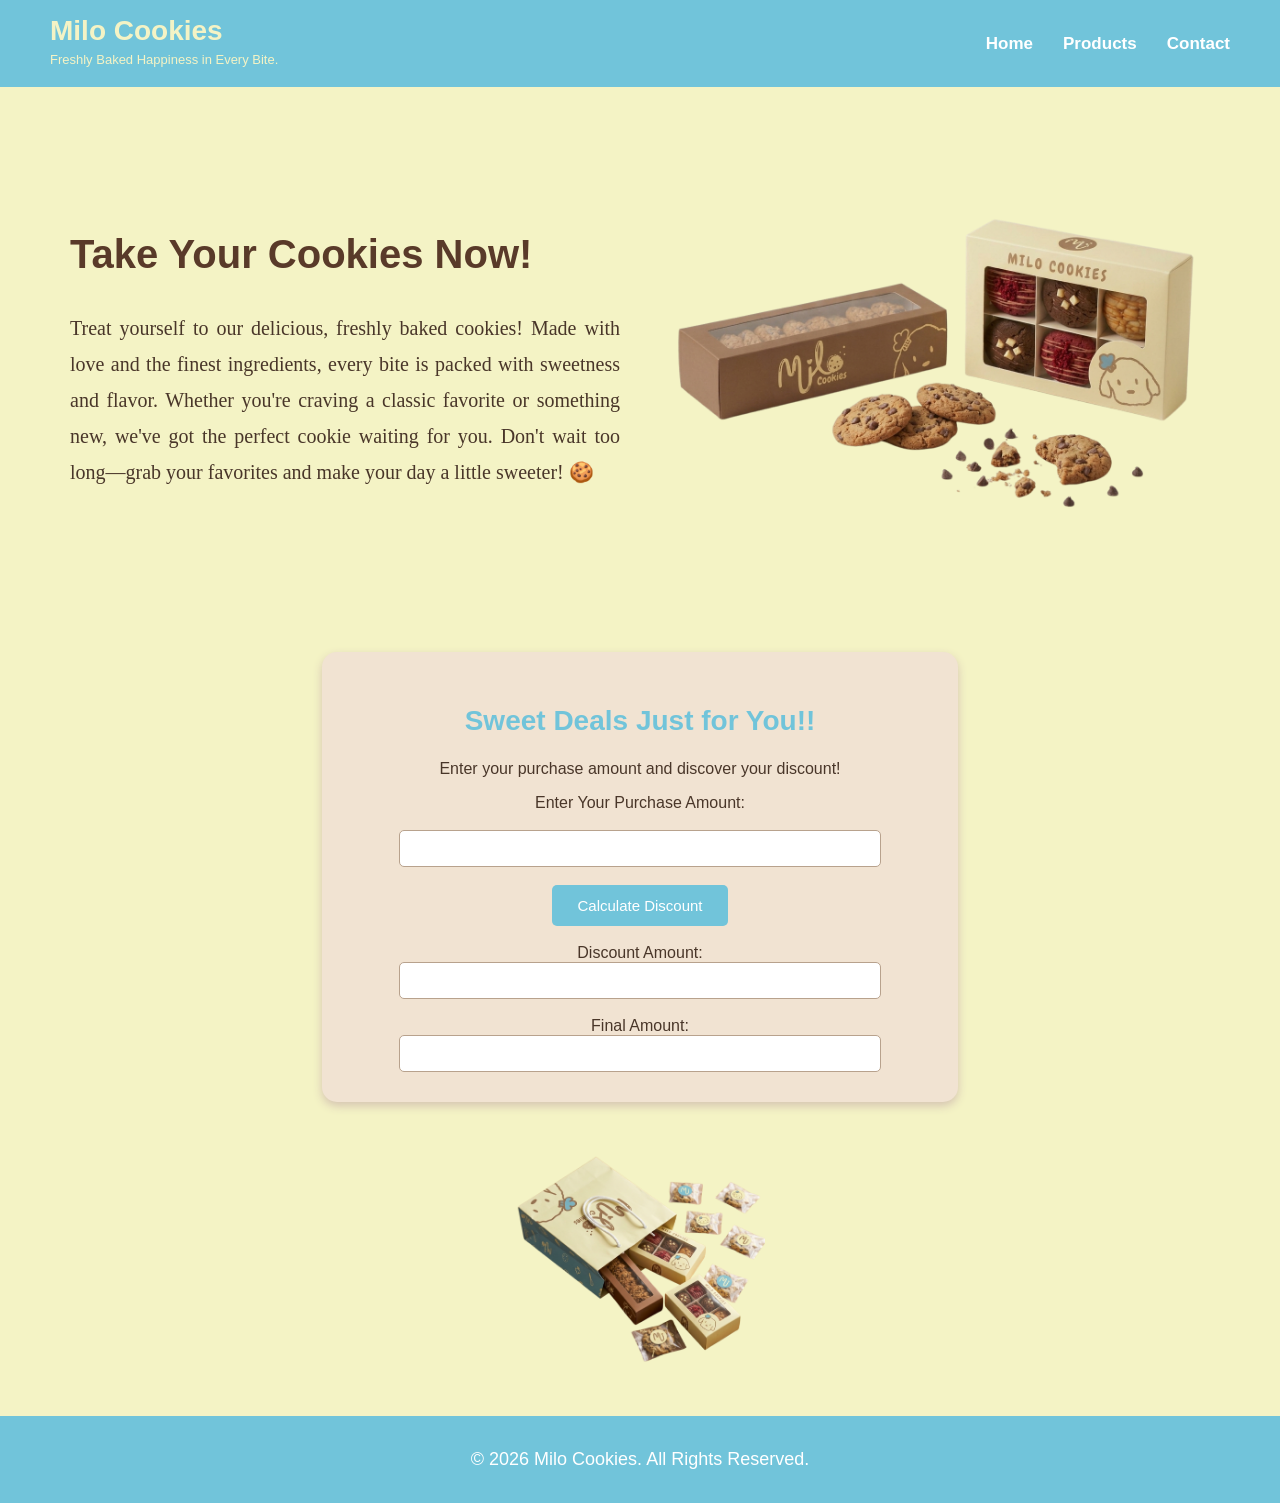
<file: index.html>
<!DOCTYPE html>
<html lang="en">
<head>
    <meta charset="UTF-8">
    <meta name="viewport" content="width=device-width, initial-scale=1.0">
    <title>Milo Cookies-Home</title>
    <link rel="stylesheet" href="style.css">
</head>
<body>
    <!-- Name: Tasnim Ahmed, ID: 2330242 -->
    <header>
        <nav>
            <div class="brandHeader">
                <h1>Milo Cookies</h1>
                <p>Freshly Baked Happiness in Every Bite.</p>
            </div>
            
            <div class="nav-links">
                <ul>
                    <li><a href="index.html">Home</a></li>
                    <li><a href="product.html">Products</a></li>
                    <li><a href="contact.html">Contact</a></li>
                </ul>
            </div>
        </nav>
    </header>
     <!--Hero Section-->
     <div class="homeContainer">
        <div class="homeText">
            <h2>Take Your Cookies Now!</h2>
            <p>Treat yourself to our delicious, freshly baked cookies! Made with love and the finest ingredients, every bite is packed with sweetness and flavor. Whether you're craving a classic favorite or something new, we've got the perfect cookie waiting for you. Don't wait too long—grab your favorites and make your day a little sweeter! 🍪</p>
        </div>
        <div class="homePic">
            <img src="cookieBoxes.png" alt="box cookies">
        </div>
     </div>
     <!--Discount Calculator Section-->
     <div class="discountSection">
        <h2>Sweet Deals Just for You!!</h2>
        <p>Enter your purchase amount and discover your discount!</p>
        
        Enter Your Purchase Amount: <br><br>
        <input id="amountBox" type="text"> <br><br>
        
        <button onclick="calculateDiscount()">
            Calculate Discount
        </button> <br><br>

        Discount Amount: <br>
        <input id="discountBox" type="text"> <br><br>
        Final Amount: <br>
        <input id="finalPriceBox" type="text">
     </div>
     <div class="cookiepic1">
        <img src="cookiebag.png" alt="CookieBag">
     </div>
     <script src="cookies.js"></script>
    <!-- Footer -->
     <footer>
        <p>© 2026 Milo Cookies. All Rights Reserved.</p>
    </footer>   
</body>
</html>
</file>
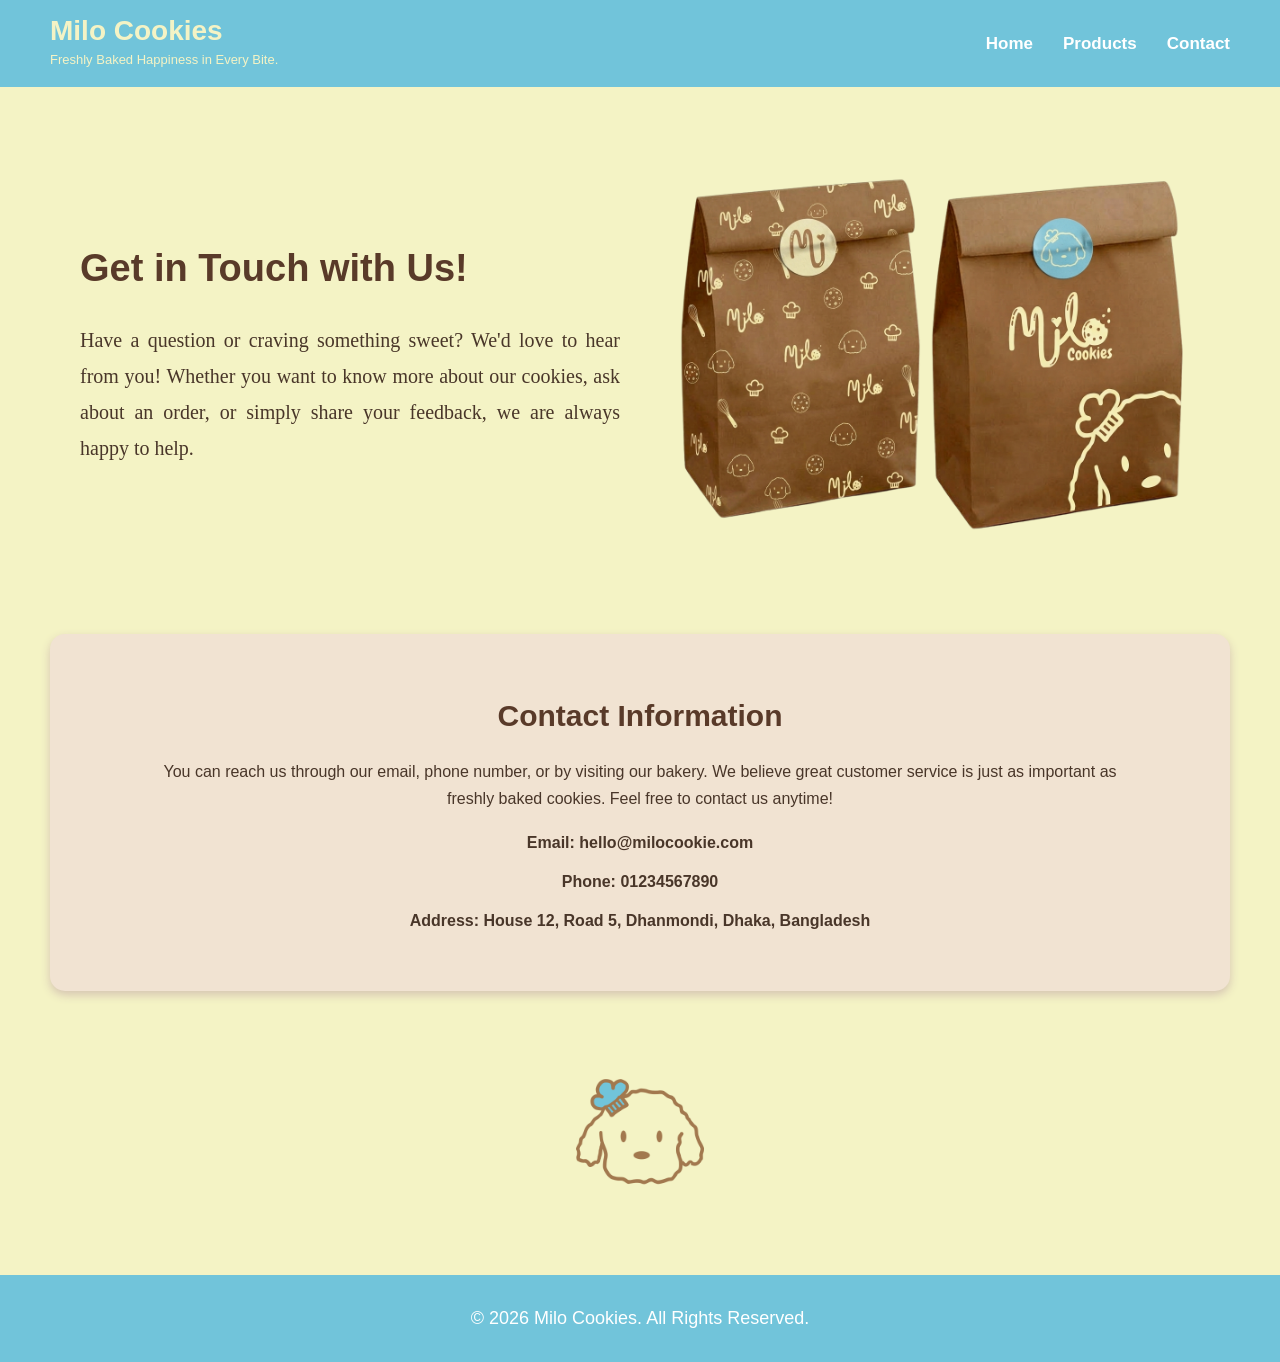
<file: contact.html>
<!DOCTYPE html>
<html lang="en">
<head>
    <meta charset="UTF-8">
    <meta name="viewport" content="width=device-width, initial-scale=1.0">
    <title>Milo Cookies-Contact</title>
    <link rel="stylesheet" href="style.css">
</head>
<body>
    <!-- Name: Tasnim Ahmed, ID: 2330242 -->
     <header>
        <nav>
            <div class="brandHeader">
                <h1>Milo Cookies</h1>
                <p>Freshly Baked Happiness in Every Bite.</p>
            </div>
            
            <div class="nav-links">
                <ul>
                    <li><a href="index.html">Home</a></li>
                    <li><a href="product.html">Products</a></li>
                    <li><a href="contact.html">Contact</a></li>
                </ul>
            </div>
        </nav>
    </header>
    <!--Contact Section-->
    <div class="contactContainer">
        
        <div class="contactText">
            <h2>Get in Touch with Us!</h2>
            <p>
                Have a question or craving something sweet? We'd love to hear from you! Whether you want to know more about our cookies, ask about an order, or simply share your feedback, we are always happy to help.
            </p>
        </div>
        
        <div class="contactPic1">
            <img src="milo_cookies_packets.png" alt="cookiePacks1">
        </div>
    </div>
    
    <!---Contact Section 1-->
    <div class="emailaddressSec">
        <h2>Contact Information</h2>
        <p>
            You can reach us through our email, phone number,
            or by visiting our bakery. We believe great customer
            service is just as important as freshly baked cookies.
            Feel free to contact us anytime!
        </p>
        <h4>Email: hello@milocookie.com</h4>
        <h4>Phone: 01234567890</h4>
        <h4>Address: House 12, Road 5, Dhanmondi, Dhaka, Bangladesh</h4>
    </div>
    <div class="miloDogi">
        <img src="milo cookies dogi logo.png" alt="Milo Dogi">
    </div>
    <!-- Footer -->
    <footer>
        <p>© 2026 Milo Cookies. All Rights Reserved.</p>
    </footer>       
</body>
</html>
</file>
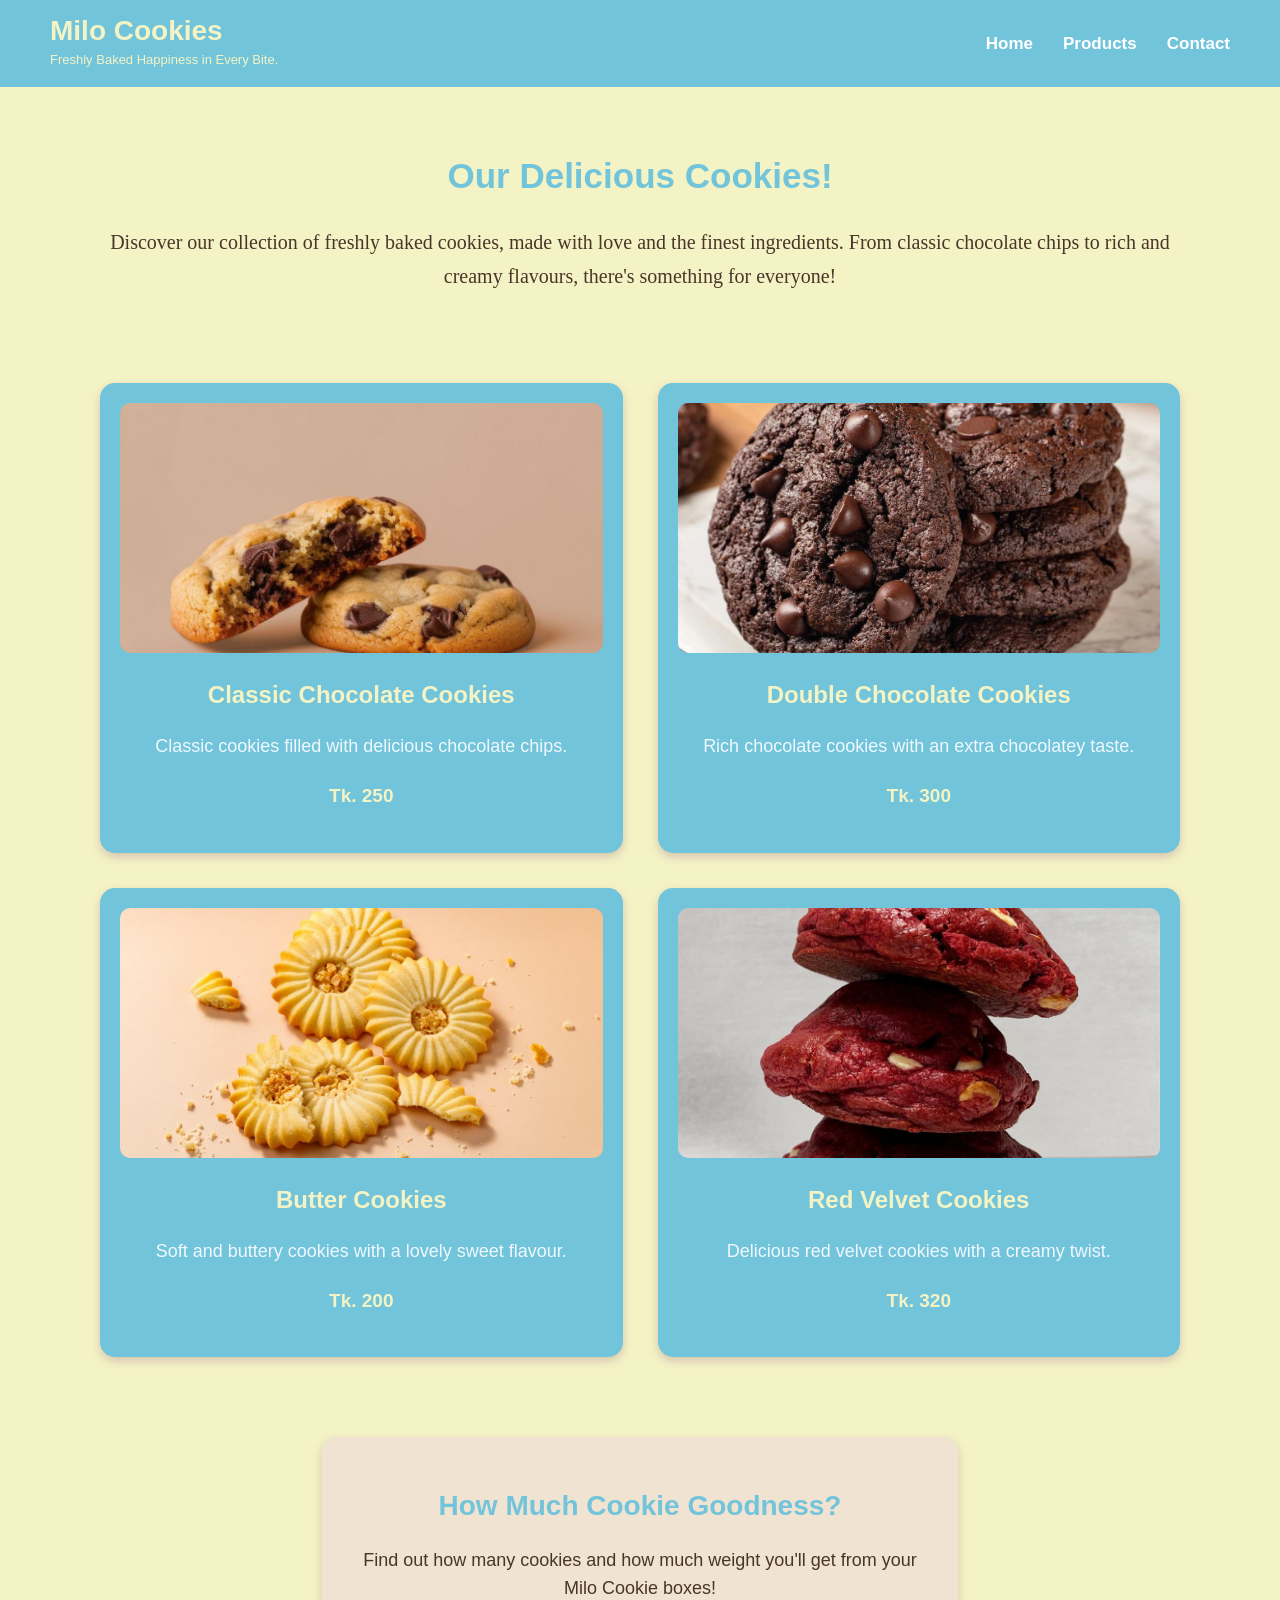
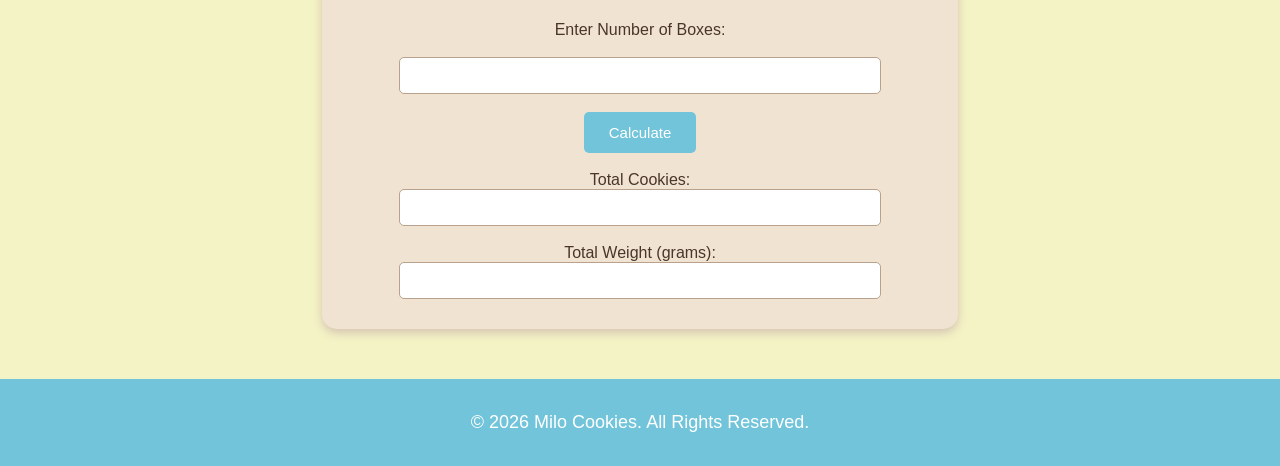
<file: product.html>
<!DOCTYPE html>
<html lang="en">
<head>
    <meta charset="UTF-8">
    <meta name="viewport" content="width=device-width, initial-scale=1.0">
    <title>Milo Cookies-Products</title>
    <link rel="stylesheet" href="style.css">
</head>
<body>
    <!-- Name: Tasnim Ahmed, ID: 2330242 -->
    <header>
        <nav>
            <div class="brandHeader">
                <h1>Milo Cookies</h1>
                <p>Freshly Baked Happiness in Every Bite.</p>
            </div>
            
            <div class="nav-links">
                <ul>
                    <li><a href="index.html">Home</a></li>
                    <li><a href="product.html">Products</a></li>
                    <li><a href="contact.html">Contact</a></li>
                </ul>
            </div>
        </nav>
    </header>
    <!--Product Intro-->
    <div class="productIntro">
        <h2>Our Delicious Cookies!</h2>
        <p>
          Discover our collection of freshly baked cookies, made with love and the finest ingredients. From classic chocolate chips to rich and creamy flavours, there's something for everyone!  
        </p>
    </div>
    <!--Product Section-->
    <div class="productContainer">
        <div class="productCard">
            <img src="cookie1.jpeg" alt="chocolate chip cookies">
            <h3>Classic Chocolate Cookies</h3>
            <p>Classic cookies filled with delicious chocolate chips.</p>
            <h4>Tk. 250</h4>
        </div>
        <div class="productCard">
            <img src="cookie2.jpeg" alt="Double Chocolate Cookies">
            <h3>Double Chocolate Cookies</h3>
            <p>Rich chocolate cookies with an extra chocolatey taste.</p>
            <h4>Tk. 300</h4>
        </div>
        <div class="productCard">
            <img src="cookie3.jpeg" alt="Butter Cookies">
            <h3>Butter Cookies</h3>
            <p>Soft and buttery cookies with a lovely sweet flavour.</p>
            <h4>Tk. 200</h4>
        </div>
        <div class="productCard">
            <img src="cookie4.jpeg" alt="Red Velvet Cookies">
            <h3>Red Velvet Cookies</h3>
            <p>Delicious red velvet cookies with a creamy twist.</p>
            <h4>Tk. 320</h4>
        </div>
    </div>
    <!-- Closing Section -->
    <div class="cookieCalculator">
        <h2>How Much Cookie Goodness?</h2>
        <p>
            Find out how many cookies and how much weight you'll get from your Milo Cookie boxes!
        </p>
        Enter Number of Boxes: <br><br>
        <input type="text" id="boxInput"> <br><br>
        <button onclick="calculateCookies()">
            Calculate
        </button> <br><br>
        
        Total Cookies: <br>
        <input type="text" id="cookieResult"> <br><br>
        
        Total Weight (grams): <br>
        <input type="text" id="weightResult">
    </div>
    <!-- Footer -->
    <footer>
        <p>© 2026 Milo Cookies. All Rights Reserved.</p>
    </footer>   
    <script src="cookieProduct.js"></script>
</body>
</html>
</file>
<file: style.css>
body {
    margin: 0;
    background-color: #f4f3c5;
    font-family: Arial, sans-serif;
    color: #493629;
}

/* Header and Navigation Bar */
nav {
    display: flex;
    justify-content: space-between;
    align-items: center;
    background-color: #71c4da;
    padding: 15px 50px;
}

/* Brand Name */
.brandHeader {
    color: #f4f3c5;
    text-align: left;
    font-family: 'Lucida Sans', 'Lucida Sans Regular', 'Lucida Grande', 'Lucida Sans Unicode', Geneva, Verdana, sans-serif;
}

.brandHeader h1 {
    font-size: 28px;
    font-family: 'Franklin Gothic Medium', 'Arial Narrow', Arial, sans-serif;
    margin: 0;
}

.brandHeader p {
    font-size: 13px;
    color: #f4f3c5;
    margin: 5px 0;
}

/* Navigation Links */
.nav-links ul {
    display: flex;
    list-style: none;
}

.nav-links li {
    margin-left: 30px;
}

.nav-links a {
    text-decoration: none;
    color: white;
    font-size: 17px;
    font-weight: bold;
}

.nav-links a:hover {
    color: #F5D6A5;
}


/* Home Hero Section */
.homeContainer {
    display: flex;
    align-items: center;
    justify-content: space-between;
    padding: 60px 70px;
    gap: 40px;
}

.homeText {
    width: 50%;
}

.homeText h2 {
    font-size: 40px;
    color: #593a29;
}

.homeText p {
    font-size: 20px;
    line-height: 1.8;
    text-align: justify;
    font-family: Georgia, 'Times New Roman', Times, serif;
}

.homePic {
    width: 50%;
}

.homePic img {
    width: 100%;
    height: auto;
    border-radius: 15px;
}

/* Discount Calculator */
.discountSection {
    width: 45%;
    margin: 30px auto;
    padding: 30px;
    text-align: center;
    background-color: #F1E3D2;
    border-radius: 15px;
    box-shadow: 0px 4px 10px #D5C4B2;
}

.discountSection h2 {
    color: #71c4da;
    font-size: 28px;
}

.discountSection p {
    font-size: 16px;
}

.discountSection input {
    width: 80%;
    padding: 10px;
    border: 1px solid #B8A28D;
    border-radius: 5px;
}

.discountSection button {
    background-color: #71c4da;
    color: white;
    padding: 12px 25px;
    border: none;
    border-radius: 5px;
    font-size: 15px;
    cursor: pointer;
}

.discountSection button:hover {
    background-color: #71c4da;
}

/* Cookie Bag Image */
.cookiepic1 {
    text-align: center;
    margin: 40px 0;
}

.cookiepic1 img {
    width: 250px;
    height: auto;
}

/* Footer */
footer {
    background-color: #71c4da;
    color: white;
    text-align: center;
    padding: 15px;
}

footer p {
    font-size: 18px;
    font-family: 'Franklin Gothic Medium', 'Arial Narrow', Arial, sans-serif;
}
/* product page */

/* Product Intro*/
.productIntro {
    text-align: center;
    padding: 40px 100px;
}

.productIntro h2 {
    font-size: 35px;
    color: #71c4da;
}

.productIntro p {
    font-size: 20px;
    line-height: 1.7;
    font-family: Georgia, 'Times New Roman', Times, serif;
}

/* Product Grid */
.productContainer {
    display: grid;
    grid-template-columns: 1fr 1fr;
    gap: 35px;
    padding: 30px 100px;
}

.productCard {
    background-color: #71c4da;
    text-align: center;
    padding: 20px;
    border-radius: 15px;
    box-shadow: 0px 4px 10px #D5C4B2;
}

.productCard img {
    width: 100%;
    height: 250px;
    object-fit: cover;
    border-radius: 10px;
}

.productCard h3 {
    color: #f4f3c5;
    font-size: 24px;
}

.productCard p {
    font-size: 18px;
    line-height: 1.5;
    color: aliceblue;
    font-family: 'Franklin Gothic Medium', 'Arial Narrow', Arial, sans-serif;
}

.productCard h4 {
    color: #f4f3c5;
    font-size: 19px;
}

/* Cookie Calculator */
.cookieCalculator {
    width: 45%;
    margin: 50px auto;
    padding: 30px;
    text-align: center;
    background-color: #F1E3D2;
    border-radius: 15px;
    box-shadow: 0px 4px 10px #D5C4B2;
}

.cookieCalculator h2 {
    color: #71c4da;
    font-size: 28px;
}

.cookieCalculator p {
    font-size: 18px;
    line-height: 1.6;
    font-family: 'Franklin Gothic Medium', 'Arial Narrow', Arial, sans-serif;
}

.cookieCalculator input {
    width: 80%;
    padding: 10px;
    border: 1px solid #B8A28D;
    border-radius: 5px;
}

.cookieCalculator button {
    background-color: #71c4da;
    color: white;
    padding: 12px 25px;
    border: none;
    border-radius: 5px;
    font-size: 15px;
    cursor: pointer;
}

.cookieCalculator button:hover {
    background-color: #71c4da;
}
/* contact page */

.contactContainer {
    display: flex;
    align-items: center;
    justify-content: space-between;
    padding: 60px 80px;
    gap: 40px;
}

.contactText {
    width: 50%;
}

.contactText h2 {
    font-size: 38px;
    color: #593a29;
}

.contactText p {
    font-size: 20px;
    line-height: 1.8;
    text-align: justify;
    font-family: Georgia, 'Times New Roman', Times, serif;
}

.contactPic1 {
    width: 50%;
}

.contactPic1 img {
    width: 100%;
    height: auto;
    border-radius: 15px;
}

/* Contact Information */
.emailaddressSec {
    text-align: center;
    padding: 40px 100px;
    margin: 20px 50px;
    background-color: #F1E3D2;
    border-radius: 15px;
    box-shadow: 0px 4px 10px #D5C4B2;
}

.emailaddressSec h2 {
    font-size: 30px;
    color: #593a29;
}

.emailaddressSec p {
    font-size: 16px;
    line-height: 1.7;
}

/* Milo Dogi Image */
.miloDogi {
    text-align: center;
    margin: 40px 0;
}

.miloDogi img {
    width: 200px;
    height: auto;
}
</file>
